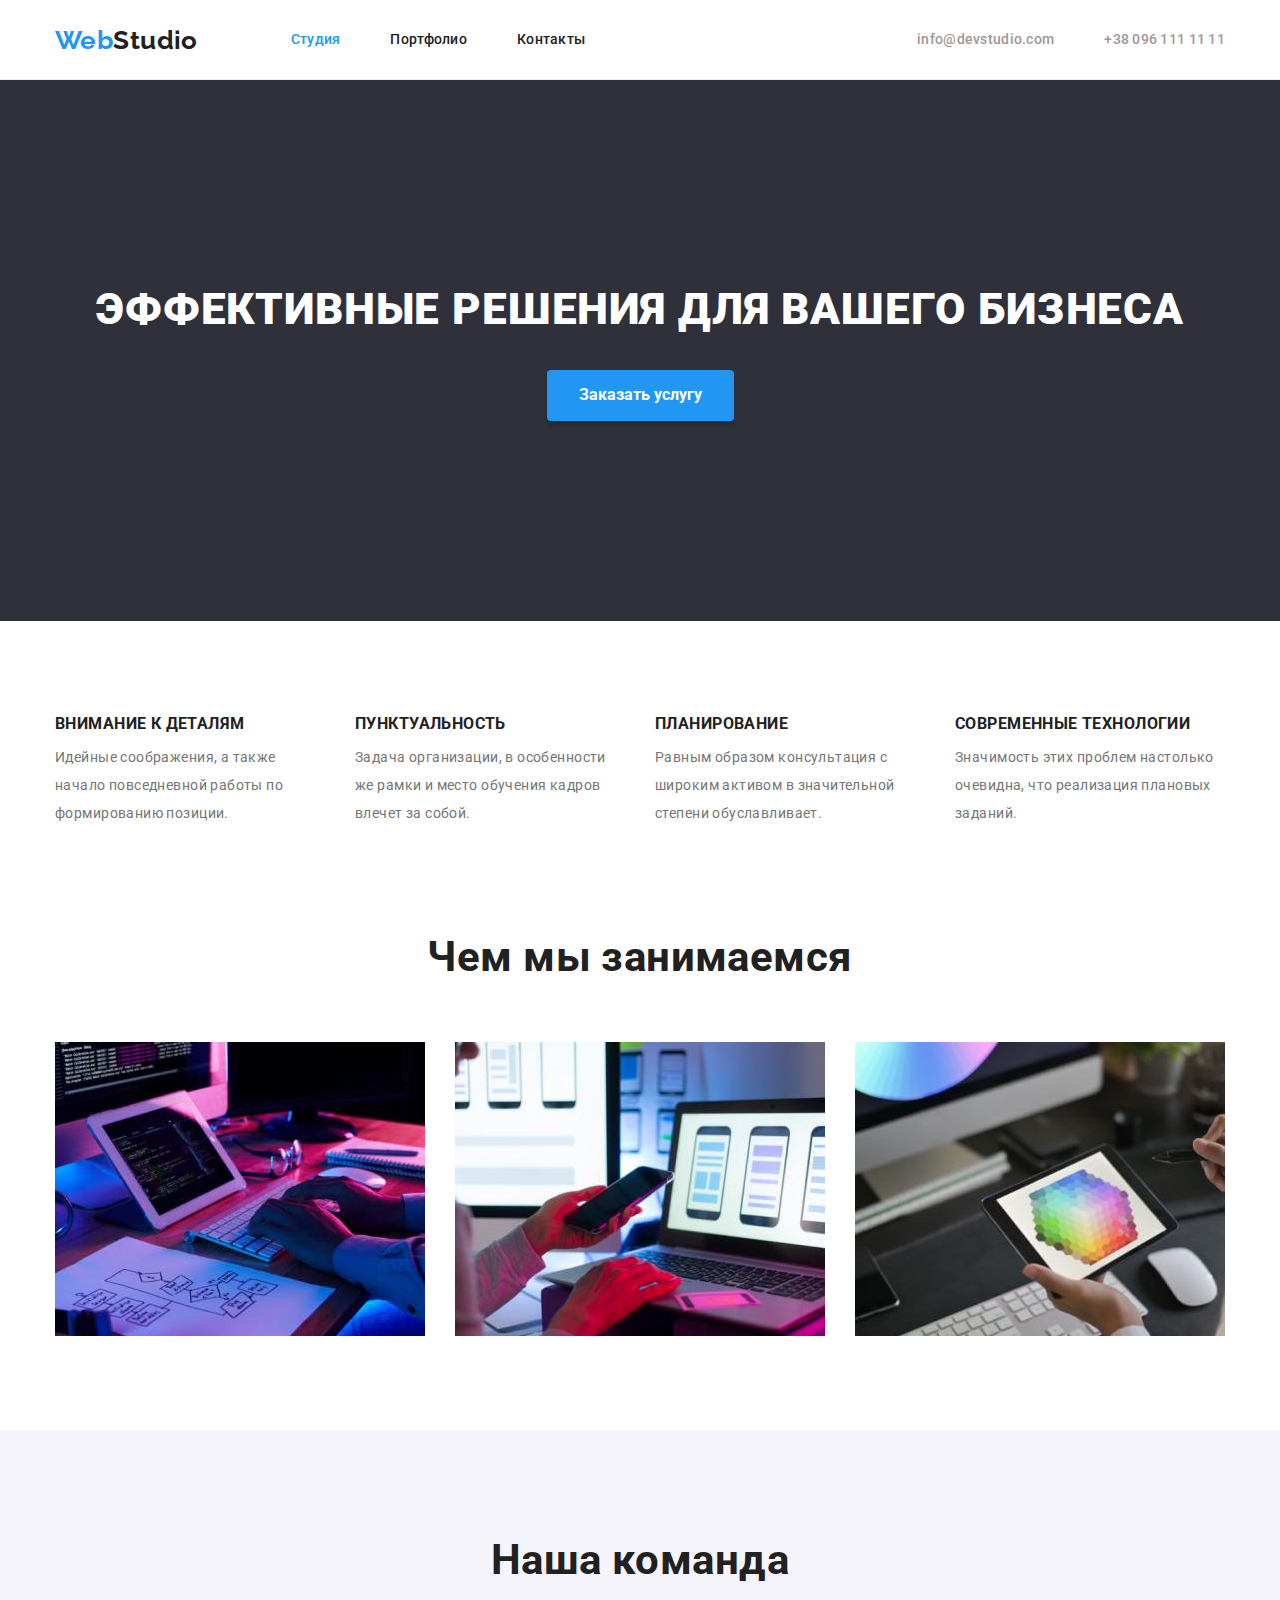
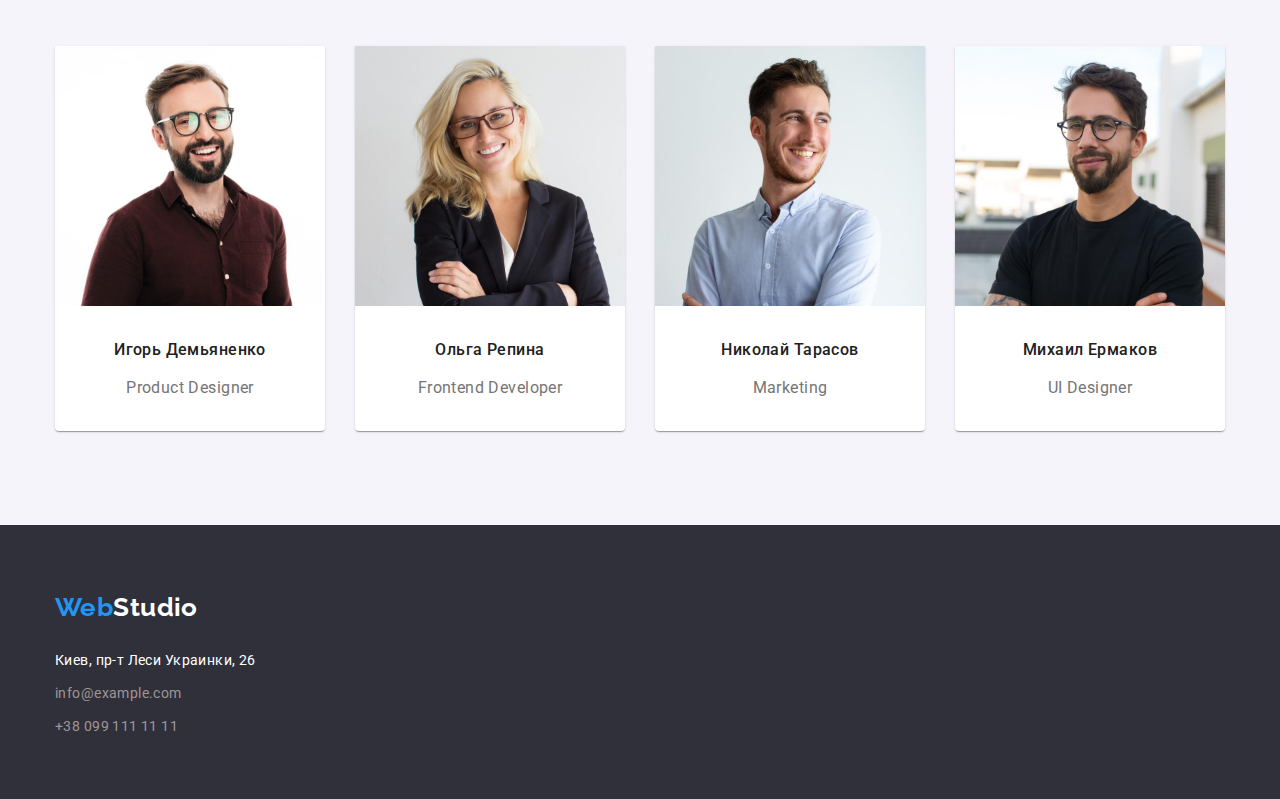
<file: index.html>
<!DOCTYPE html>
<html lang="ru">

<head>
    <meta charset="UTF-8">
    <meta http-equiv="X-UA-Compatible" content="IE=edge">
    <meta name="viewport" content="width=device-width, initial-scale=1.0">
    <title>Document</title>
    <link rel="preconnect" href="https://fonts.googleapis.com">
    <link rel="preconnect" href="https://fonts.gstatic.com" crossorigin>
    <link href="https://fonts.googleapis.com/css2?family=Raleway:wght@700&family=Roboto:wght@400;500;700&display=swap"
        rel="stylesheet">
    <link rel="stylesheet" href="./css/modern-normalize.css">
    <link rel="stylesheet" href="./css/styles.css">
</head>

<body>
    <!--хедер-->

    <header class="header">
        <div class="container-header container">
            <nav class="header-nav">
                <a href="./index.html" class="logo link">Web<span class="accent">Studio</span></a>
                <ul class="site-nav list">
                    <li class="item"><a href="./index.html" class="link current">Студия</a></li>
                    <li class="item"><a href="./portfolio.html" class="link">Портфолио</a></li>
                    <li class="item"><a href="" class="link">Контакты</a></li>
                </ul>
            </nav>
            <ul class="contact list">
                <li class="item"><a href="mailto:info@example.com" class="link">info@devstudio.com</a></li>
                <li class="item"><a href="tel:+380961111111" class="link">+38 096 111 11 11</a></li>
            </ul>
        </div>
    </header>
    <main>

        <!-- Герой -->

        <section class="hero-text">
            <div class="container">
                <h1 class="text">Эффективные решения для вашего бизнеса</h1>
                <button type="button" class="button">Заказать услугу</button>
            </div>
        </section>
        <!-- особеннности -->
        <section class="section">
            <div class="container">
                <h2 class="hidden">особенности</h2>
                <ul class="card-set-list list">
                    <li class="features-item">
                        <h3 class="title">Внимание к деталям</h3>
                        <p class="text">Идейные соображения, а также начало повседневной работы по формированию позиции.
                        </p>
                    </li>
                    <li class="features-item">
                        <h3 class="title">Пунктуальность</h3>
                        <p class="text">Задача организации, в особенности же рамки и место обучения кадров влечет за
                            собой.
                        </p>
                    </li>
                    <li class="features-item">
                        <h3 class="title">Планирование</h3>
                        <p class="text">Равным образом консультация с широким активом в значительной степени
                            обуславливает.
                        </p>
                    </li>
                    <li class="features-item">
                        <h3 class="title">Современные технологии</h3>
                        <p class="text">Значимость этих проблем настолько очевидна, что реализация плановых заданий.</p>
                    </li>
                </ul>
            </div>
        </section>

        <!--Чем мы занимаемся -->

        <section class="section work">
            <div class="container">
                <h2 class="subject">Чем мы занимаемся</h2>
                <ul class="card-set-list list">
                    <li class="work-item">
                        <img src="./images/stydea/we_works1.jpg" alt="пишет код" width="370">
                    </li>
                    <li class="work-item">
                        <img src="./images/stydea/we_works2.jpg" alt="создает мобильную версию сайта" width="370">
                    </li>
                    <li class="work-item">
                        <img src="./images/stydea/we_works3.jpg" alt="цветовая палитра" width="370">
                    </li>
                </ul>
            </div>
        </section>

        <!--Наша команда-->

        <section class="box section">
            <div class="container">
                <h2 class="box-caption">Наша команда</h2>
                <ul class="card-set-list list">
                    <li class="box-item">
                        <img class="img" src="./images/stydea/egor.jpg" alt="Игорь Демьяненко" width="270">
                        <h3 class="master">Игорь Демьяненко</h3>
                        <p lang="en" class="desc">Product Designer</p>
                    </li>
                    <li class="box-item">
                        <img class="img" src="./images/stydea/olga.jpg" alt="Ольга Репина" width="270">
                        <h3 class="master">Ольга Репина</h3>
                        <p lang="en" class="desc">Frontend Developer</p>
                    </li>
                    <li class="box-item">
                        <img class="img" src="./images/stydea/nikolay.jpg" alt="Николай Тарасов" width="270">
                        <h3 class="master">Николай Тарасов</h3>
                        <p lang="en" class="desc">Marketing</p>
                    </li>
                    <li class="box-item">
                        <img class="img" src="./images/stydea/mehael.jpg" alt="Михаил Ермаков" width="270">
                        <h3 class="master">Михаил Ермаков</h3>
                        <p lang="en" class="desc">UI Designer</p>
                    </li>
                </ul>
            </div>
        </section>
    </main>

    <!--футер-->

    <footer class="footer">
        <div class="container">

            <a href="./index.html" class="footer-logo">Web<span class="accent">Studio</span></a>
            <address class="address">
                <ul class="footer-contact list">
                    <li class="item">
                        <a href="" class="link-accent">Киев, пр-т Леси Украинки, 26</a>
                    </li>
                    <li class="item">
                        <a href="mailto:info@example.com" class="link">info@example.com</a>
                    </li>
                    <li class="item">
                        <a href="tel:+380991111111" class="link">+38 099 111 11 11</a>
                    </li>
                </ul>
            </address>
        </div>
    </footer>
</body>

</html>
</file>
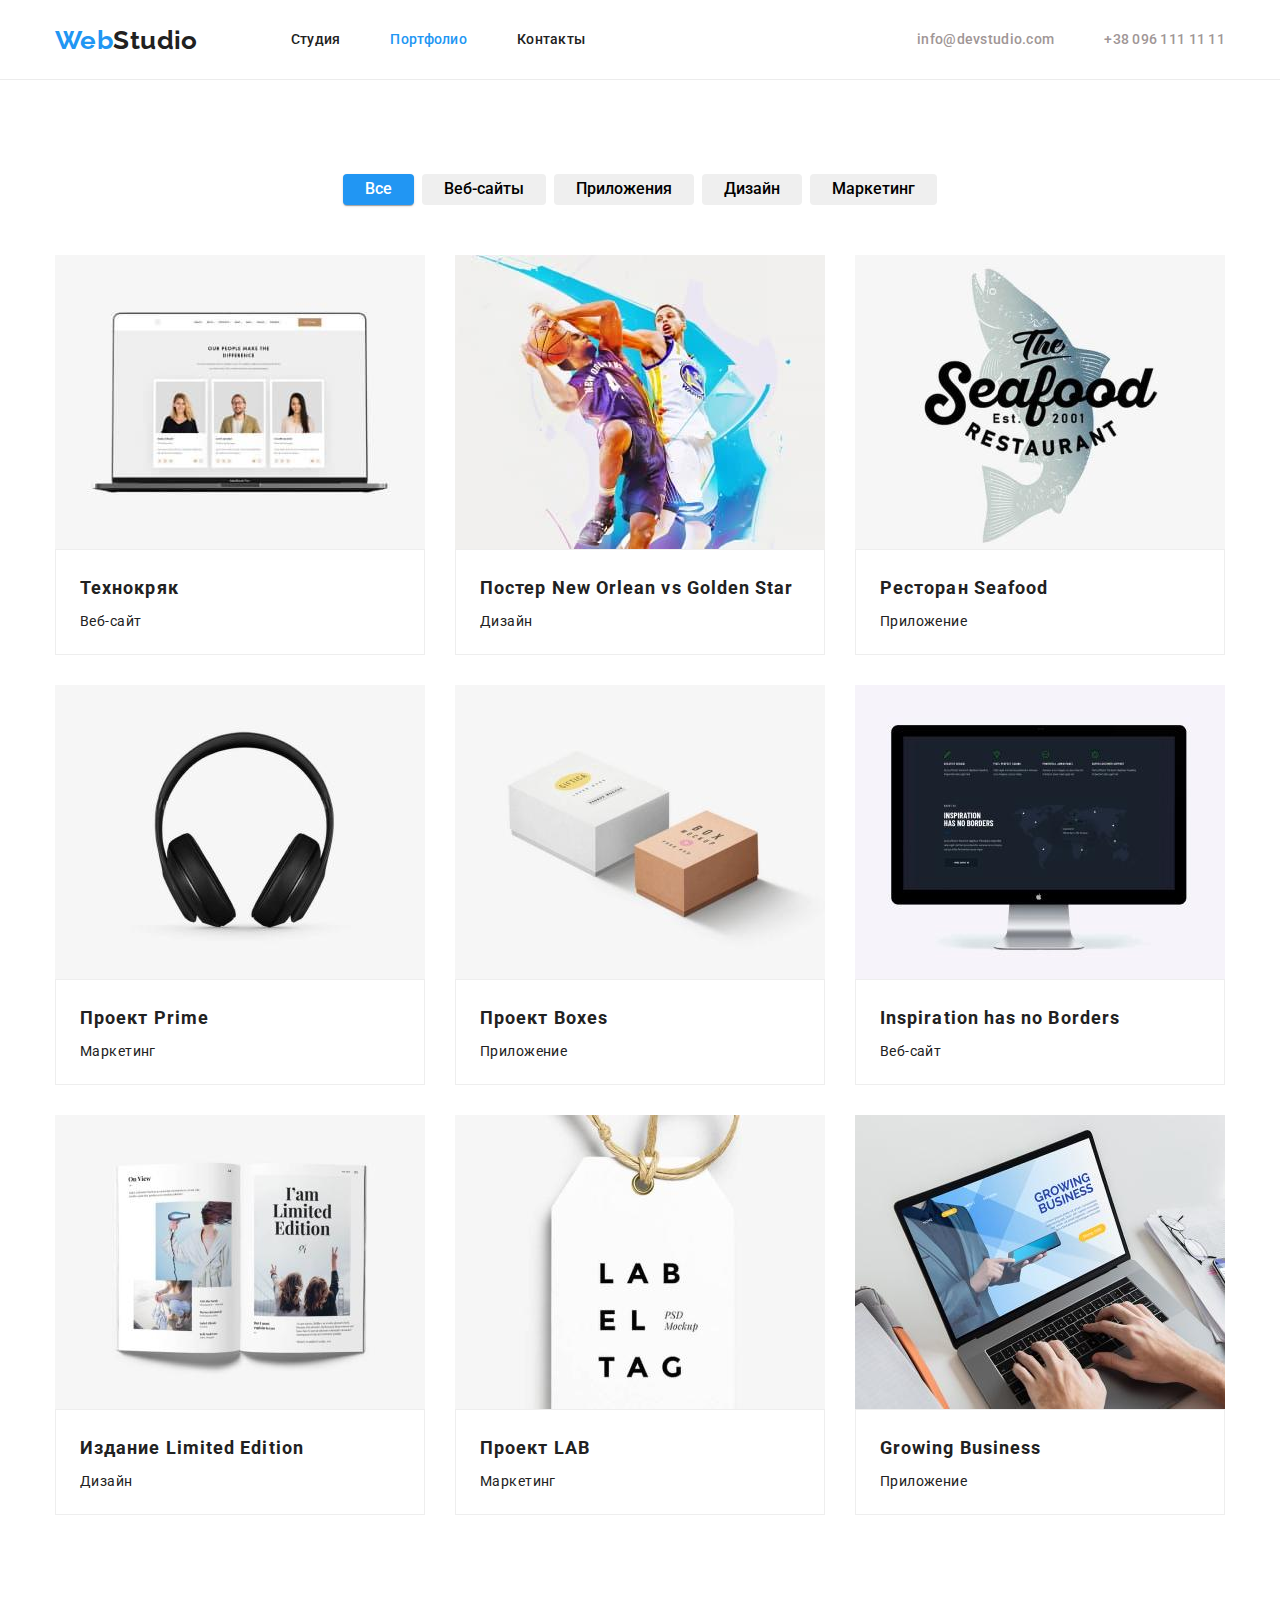
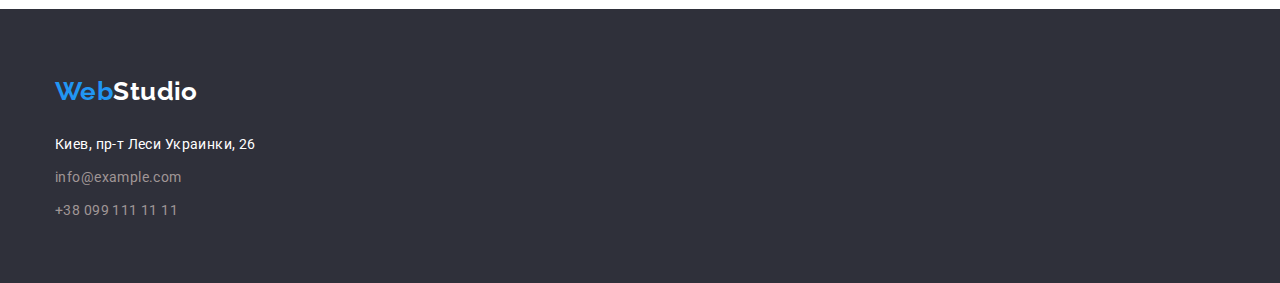
<file: portfolio.html>
<!DOCTYPE html>
<html lang="ru">

<head>
    <meta charset="UTF-8">
    <meta http-equiv="X-UA-Compatible" content="IE=edge">
    <meta name="viewport" content="width=device-width, initial-scale=1.0">
    <title>Document</title>
    <link rel="preconnect" href="https://fonts.googleapis.com">
    <link rel="preconnect" href="https://fonts.gstatic.com" crossorigin>
    <link href="https://fonts.googleapis.com/css2?family=Raleway:wght@700&family=Roboto:wght@400;500;700&display=swap"
        rel="stylesheet">
    <link rel="stylesheet" href="./css/modern-normalize.css">
    <link rel="stylesheet" href="./css/styles.css">
</head>

<body>
    <!--хедер-->
    <header class="header">
        <div class="container-header container">
            <nav class="header-nav">
                <a href="./index.html" class="logo link">Web<span class="accent">Studio</span></a>
                <ul class="site-nav list">
                    <li class="item"><a href="./index.html" class="link">Студия</a></li>
                    <li class="item"><a href="./portfolio.html" class="link current">Портфолио</a></li>
                    <li class="item"><a href="" class="link">Контакты</a></li>
                </ul>
            </nav>
            <ul class="contact list">
                <li class="item"><a href="mailto:info@example.com" class="link">info@devstudio.com</a></li>
                <li class="item"><a href="tel:+380961111111" class="link">+38 096 111 11 11</a></li>
            </ul>
        </div>
    </header>
    <main>
        <h1 class="hidden">портфолио</h1>

        <section class="section ">
<div class="container">
            <ul class="control list">
                <li class="items">
                    <button type="button" class="button current">Все</button>
                </li>
                <li class="items">
                    <button type="button" class="button">Веб-сайты</button>
                </li>
                <li class="items">
                    <button type="button" class="button">Приложения</button>
                </li>
                <li class="items">
                    <button type="button" class="button">Дизайн</button>
                </li>
                <li class="items">
                    <button type="button" class="button">Маркетинг</button>
                </li>
            </ul>


            <h2 class="hidden">проекты</h2>
            <ul class="card-set-list list">
                <li class="project-item">
                    <a class="link" href="">
                        <img src="./images/portfolio/img1.jpg" alt="пример веб-сайт" width="370" height="294">
                        <div class="project-text-bottom">
                            <h3 class="project-title">Технокряк</h3>
                            <p class="desk">Веб-сайт</p>
                        </div>
                    </a>
                </li>
                <li class="project-item">
                    <a class="link" href="">
                        <img src="./images/portfolio/img2.jpg" alt="пример дизайн" width="370" height="294">
                        <div class="project-text-bottom">
                            <h3 class="project-title">Постер New Orlean vs Golden Star</h3>
                            <p class="desk">Дизайн</p>
                        </div>
                    </a>
                </li>
                <li class="project-item">
                    <a class="link" href="">
                        <img src="./images/portfolio/img3.jpg" alt="пример Приложение" width="370" height="294">
                        <div class="project-text-bottom">
                            <h3 class="project-title">Ресторан Seafood</h3>
                            <p class="desk">Приложение</p>
                        </div>
                    </a>
                </li>
                <li class="project-item">
                    <a class="link" href="">
                        <img src="./images/portfolio/img4.jpg" alt="пример Маркетинг" width="370" height="294">
                        <div class="project-text-bottom">
                            <h3 class="project-title">Проект Prime</h3>
                            <p class="desk">Маркетинг</p>
                        </div>
                    </a>
                </li>
                <li class="project-item">
                    <a class="link" href="">
                        <img src="./images/portfolio/img5.jpg" alt="пример Приложение" width="370" height="294">
                        <div class="project-text-bottom">
                            <h3 class="project-title">Проект Boxes </h3>
                            <p class="desk">Приложение</p>
                        </div>
                    </a>
                </li>
                <li class="project-item">
                    <a class="link" href="">
                        <img src="./images/portfolio/img6.jpg" alt="пример Веб-сайт" width="370" height="294">
                        <div class="project-text-bottom">
                            <h3 class="project-title">Inspiration has no Borders</h3>
                            <p class="desk">Веб-сайт</p>
                        </div>
                    </a>
                </li>
                <li class="project-item">
                    <a class="link" href="">
                        <img src="./images/portfolio/img7.jpg" alt="пример Дизайн" width="370" height="294">
                        <div class="project-text-bottom">
                            <h3 class="project-title">Издание Limited Edition</h3>
                            <p class="desk">Дизайн</p>
                        </div>
                    </a>
                </li>
                <li class="project-item">
                    <a class="link" href="">
                        <img src="./images/portfolio/img8.jpg" alt="пример Маркетинг" width="370" height="294">
                        <div class="project-text-bottom">
                            <h3 class="project-title">Проект LAB</h3>
                            <p class="desk">Маркетинг</p>
                        </div>
                    </a>
                </li>
                <li class="project-item">
                    <a class="link" href="">
                        <img src="./images/portfolio/img9.jpg" alt="пример Приложение" width="370" height="294">
                        <div class="project-text-bottom">
                            <h3 class="project-title">Growing Business</h3>
                            <p class="desk">Приложение</p>
                        </div>
                    </a>
                </li>
            </ul>
            </div>
        </section>
    </main>


    <!--футер-->
    <footer class="footer">
        <div class="container">

            <a href="./index.html" class="footer-logo">Web<span class="accent">Studio</span></a>
            <address class="address">
                <ul class="footer-contact list">
                    <li class="item">
                        <a href="" class="link-accent">Киев, пр-т Леси Украинки, 26</a>
                    </li>
                    <li class="item">
                        <a href="mailto:info@example.com" class="link">info@example.com</a>
                    </li>
                    <li class="item">
                        <a href="tel:+380991111111" class="link">+38 099 111 11 11</a>
                    </li>
                </ul>
            </address>
        </div>
    </footer>
</body>

</html>
</file>
<file: css/styles.css>
:root {
  --primary-text-color: #757575;
  --title-text-color: #212121;
  --hiro-text-buck-color: #2f303a;
  --accent-color: #2196f3;
  --primary-white-color: #ffffff;
  --footer-contact-color: rgb(160, 150, 150);
  --footer-buck-color: #2f303a;
  --box-buck-color: #f5f4fa;
  --border: #ececec;
  --border-projecc: #eeeeee;

  --card-shadow: 0px 2px 1px -1px rgba(0, 0, 0, 0.2),
    0px 1px 1px 0px rgba(0, 0, 0, 0.14), 0px 1px 3px 0px rgba(0, 0, 0, 0.12);

  --box-shadow: 0px 4px 4px rgba(0, 0, 0, 0.15);

  --card-set-gap: 30px;
}

html {
  box-sizing: border-box;
}
*,
*::after,
*::before {
  box-sizing: inherit;
}
/* Стили для обнуления верхних отступов у элементов */
h1,
h2,
h3,
h4,
h5,
h6,
p {
  margin-top: 0;
}
p:last-child {
  margin-bottom: 0;
}

/* Класс для обнуления базовых свойств у списков (ul) */
.list {
  list-style: none;
  padding-left: 0;
  margin: 0;
}
/* Класс для обнуления базовых свойств у ссылок */
.link {
  text-decoration: none;
  color: inherit;
}
/* Свойства для корректного отображения картинок */
img {
  display: block;
  max-width: 100%;
  height: auto;
}
/* Свойства для обнуления курсива у address */

address {
  font-style: normal;
}

body {
  font-family: 'Roboto', sans-serif;
  color: var(--title-text-color);
  font-size: 14px;
  font-style: normal;
  font-weight: 400;
  line-height: 1.71;
  letter-spacing: 0.03em;
}

.hidden {
  position: absolute;
  width: 1px;
  height: 1px;
  margin: -1px;
  padding: 0;
  overflow: hidden;
  border: 0;
  clip: rect(0 0 0 0);
}

.container {
  width: 1200px;
  padding-right: 15px;
  padding-left: 15px;
  margin-left: auto;
  margin-right: auto;
}
/* Site nav */
.header {
  line-height: 1.19%;
  border-bottom: 1px solid var(--border);
}
.header-nav {
  display: flex;
  align-items: center;
}

.container-header {
  display: flex;
  align-items: center;
}

.logo {
  font-family: raleway;
  font-size: 26px;
  font-weight: 700;
  color: var(--accent-color);
}
.logo .accent {
  color: var(--title-text-color);
}

.site-nav {
  display: flex;
  line-height: 110%;
  letter-spacing: 0.02em;
  margin-left: 93px;
}

.site-nav .item + .item {
  margin-left: 50px;
}

.site-nav .link {
  display: block;
  padding-top: 32px;
  padding-bottom: 32px;
  color: var(--title-text-color);
  font-weight: 500;
}

.site-nav .link.current {
  color: var(--accent-color);
}

.site-nav .link:hover,
.site-nav .link:focus,
.contact .link:hover,
.contact .link:focus {
  color: var(--accent-color);
}

.contact {
  display: flex;
  margin-left: auto;
}

.contact .item + .item {
  margin-left: 50px;
}

.contact .link {
  font-weight: 500;
  line-height: 110%;
  letter-spacing: 0.02em;
}
.contact .link {
  color: var(--footer-contact-color);
}

.hero-text {
  padding-top: 200px;
  padding-bottom: 200px;
  text-transform: uppercase;
  background-color: var(--hiro-text-buck-color);
  letter-spacing: 0.06em;
  text-align: center;
}

.hero-text .text {
  margin-bottom: 30px;
  color: var(--primary-white-color);
  font-size: 44px;
  font-weight: 900;
  line-height: 136%;
}

.hero-text .button {
  border-radius: 4px;
  padding-left: 32px;
  padding-right: 32px;
  padding-top: 10px;
  padding-bottom: 10px;

  border: none;

  color: var(--primary-white-color);
  background-color: var(--accent-color);
  font-size: 16px;
  font-weight: 700;
  line-height: 190%;
  box-shadow: var(--box-shadow);
}

.control {
  justify-content: center;
  display: flex;

  margin-bottom: 50px;
  line-height: 160%;
}

.control .button.current {
  color: var(--primary-white-color);
  background-color: var(--accent-color);
  box-shadow: var(--card-shadow);
}

.control .items:not(:last-child) {
  margin-right: 8px;
  align-items: center;
}
.control .button {
  align-items: center;
  padding-left: 22px;
  padding-right: 22px;
  padding-top: 6px;
  padding-bottom: 6px;

  font-size: 16px;
  font-weight: 500;
  cursor: pointer;
  border: none;
  border-radius: 4px;
}

.control .button:hover,
.control .button:focus {
  color: var(--primary-white-color);
  background-color: var(--accent-color);
  box-shadow: var(--card-shadow);
}

.project-item {
  flex-basis: calc(100% / 3 - 30px);
  margin-top: 30px;
  margin-left: 30px;
}

.project-title {
  font-size: 18px;
  color: var(--title-text-color);
  font-weight: 700;
  line-height: 200%;
  letter-spacing: 0.06em;
  margin-bottom: 4px;
}

.project-text-bottom {
  padding-top: 20px;
  padding-bottom: 20px;
  padding-left: 24px;
  padding-right: 24px;

  border: 1px solid;
  border-color: var(--border-projecc);
}

.card-set .desk {
  font-size: 16px;
  color: var(--primary-text-color);
  font-weight: 400;
  line-height: 190%;
  margin-bottom: 0px;
}

/* особенности*/

.features-item {
  flex-basis: calc(100% / 4 - 30px);
  margin-left: 30px;
  margin-top: 30px;
}

.features-item .title {
  margin-bottom: 10px;
  line-height: 110%;
  text-transform: uppercase;
}

.features-item .text {
  line-height: 200%;
  color: var(--primary-text-color);
}

/*  Чем мы занимаемся */

.section {
  padding-bottom: 94px;
  padding-top: 94px;
}

.work {
  padding-top: 0px;
}

.work-item {
  flex-basis: calc(100% / 3 - 30px);
  margin-left: 30px;
  margin-top: 30px;
  display: block;
  max-width: 100%;
  height: auto;
}

.card-set-list {
  display: flex;
  flex-wrap: wrap;

  margin-top: calc(-1 * var(--card-set-gap));
  margin-left: calc(-1 * var(--card-set-gap));
}

.subject {
  text-align: center;
  margin-bottom: 50px;
  font-size: 42px;
  color: var(--title-text-color);
  font-weight: 700;
}

/* Наша команда*/

.box {
  background-color: var(--box-buck-color);
}

.box .box-caption {
  margin-bottom: 50px;
  text-align: center;
  font-size: 42px;
  font-weight: 700;
}

.box-item {
  padding-bottom: 30px;
  flex-basis: calc(100% / 4 - 30px);
  margin-top: 30px;
  margin-left: 30px;

  border-radius: 0px 0px 4px 4px;
  box-shadow: var(--card-shadow);
  margin-top: var(--card-set-gap);
  margin-left: var(--card-set-gap);

  background-color: var(--primary-white-color);
}

.box-item .img {
  margin-bottom: 30px;
}

.box-item .master {
  margin-bottom: 10px;
  text-align: center;
  font-size: 16px;
  font-weight: 500;
}

.box-item .desc {
  text-align: center;
  font-size: 16px;
  color: var(--primary-text-color);
}

/* footer */

.footer {
  padding-top: 60px;
  padding-bottom: 60px;
  background: var(--footer-buck-color);
}

.footer-contact .item:not(:last-child) {
  margin-bottom: 9px;
}

.footer-contact {
  padding-left: 0px;
}
.footer-logo {
  display: block;
  margin-bottom: 20px;
  font-family: raleway;
  font-size: 26px;
  font-weight: 700;
  text-decoration: none;
  color: var(--accent-color);
  font-size: 26px;
}
.footer-logo .accent {
  color: var(--primary-white-color);
}

.footer-contact {
  text-decoration: none;
  line-height: 171%;
  /* or 171% */
  letter-spacing: 0.03em;
  color: var(--primary-white-color);
  font-style: normal;
}

.footer-contact .link:hover,
.footer-contact .link:focus {
  color: var(--accent-color);
}

.footer-contact .link {
  text-decoration: none;
  color: var(--footer-contact-color);
}

.footer-contact .link-accent {
  text-decoration: none;
  color: var(--primary-white-color);
}
</file>
